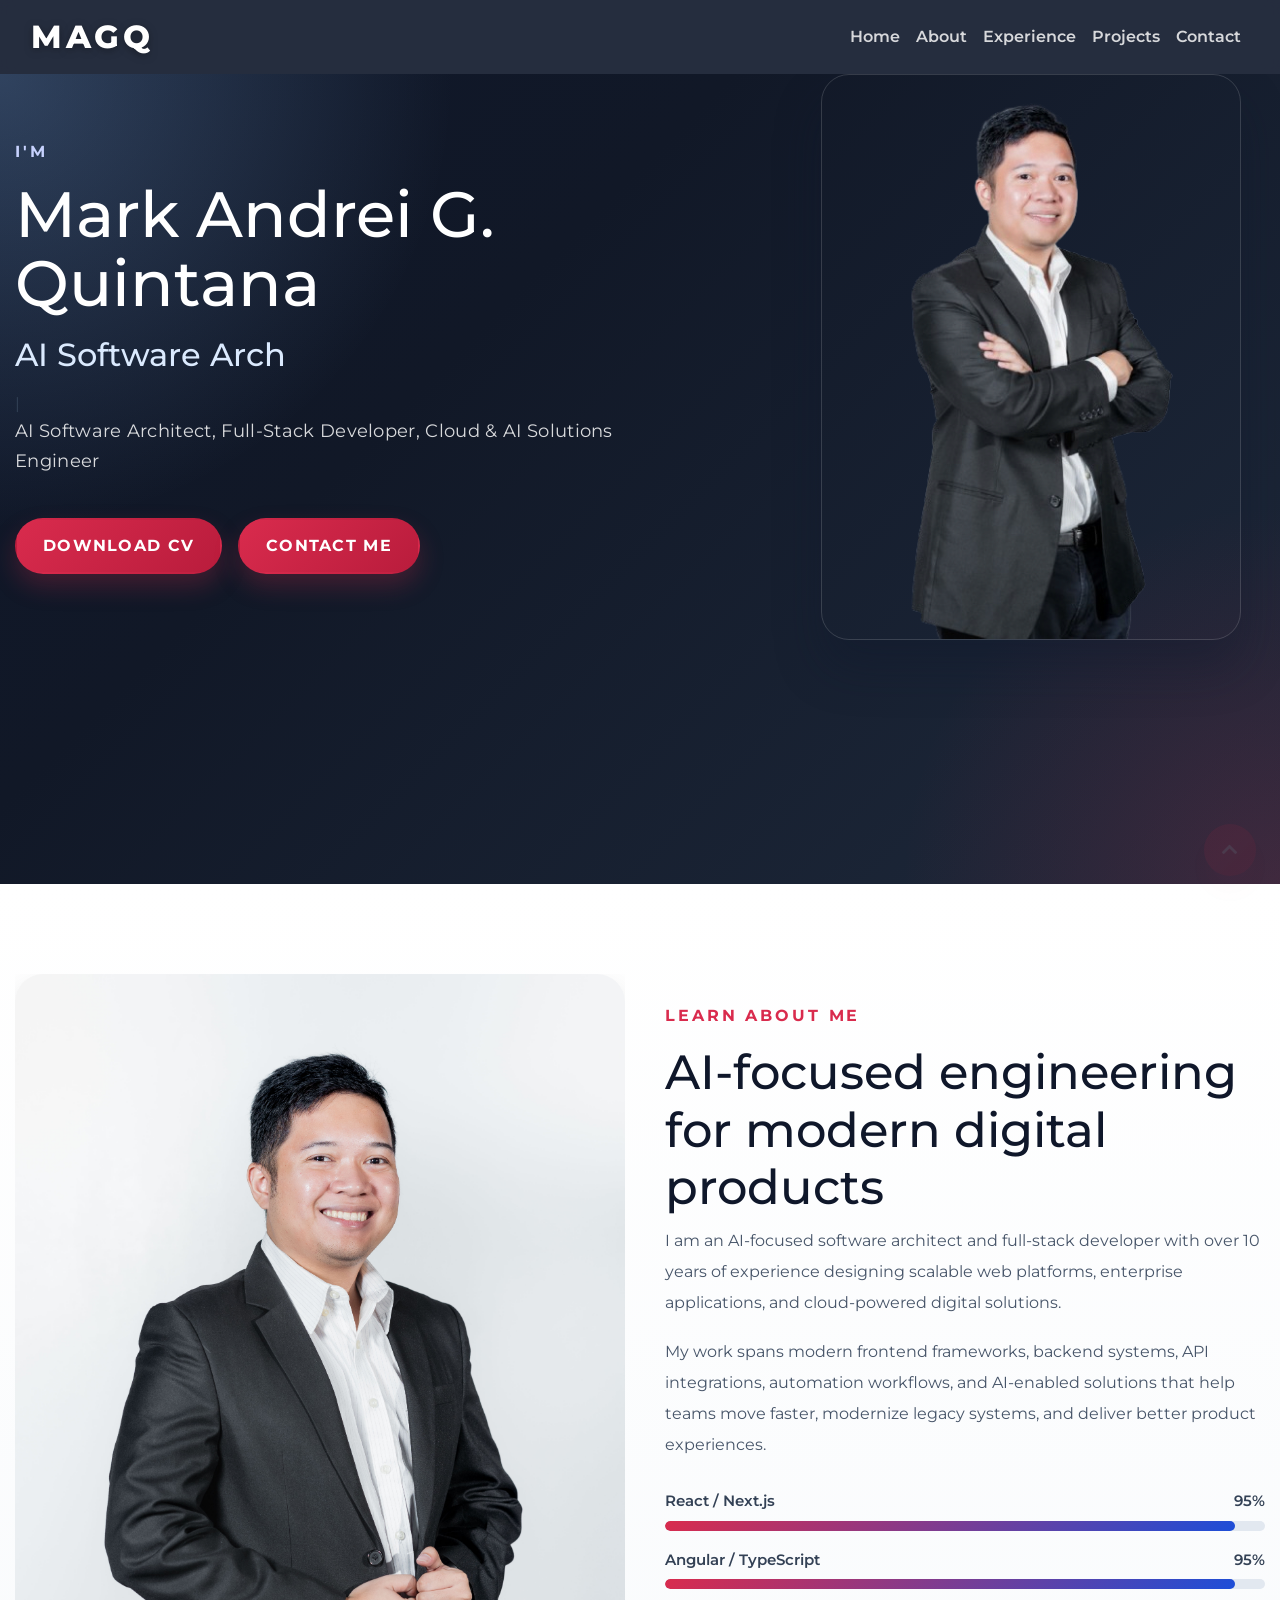
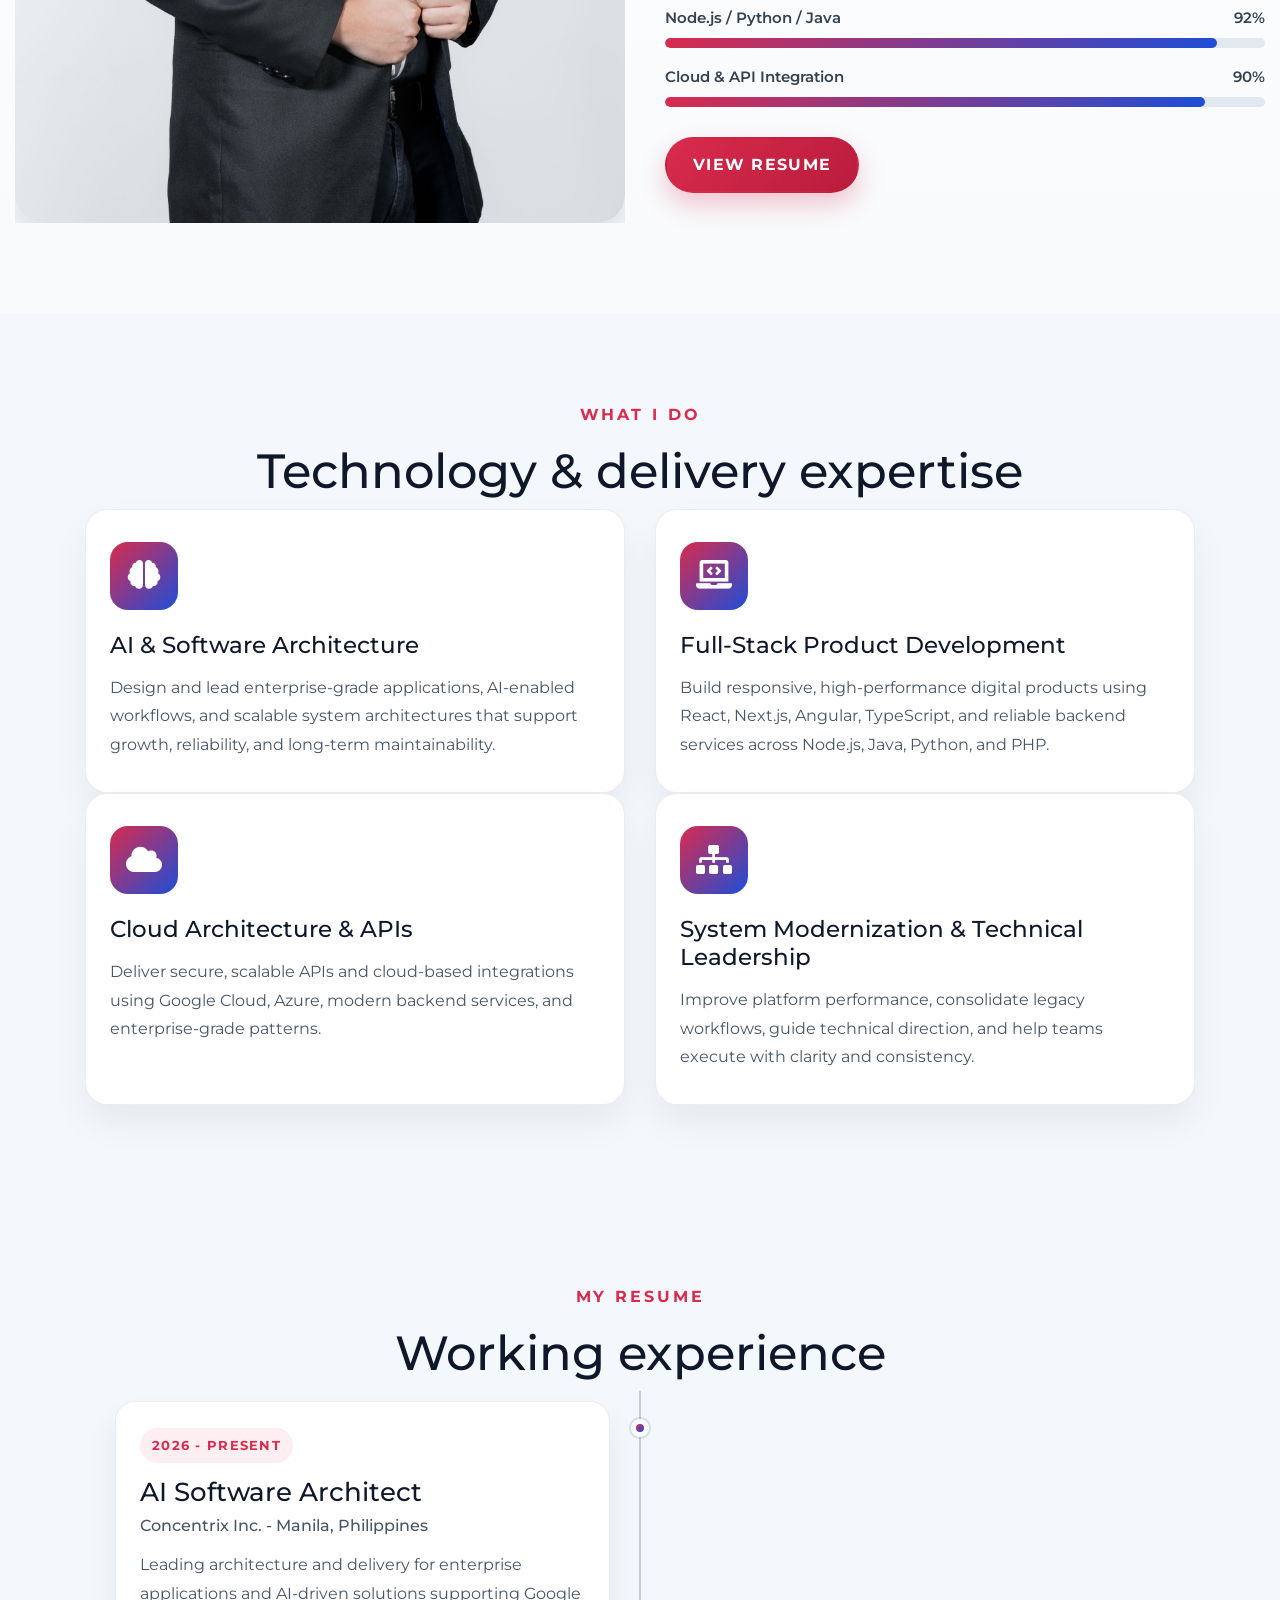
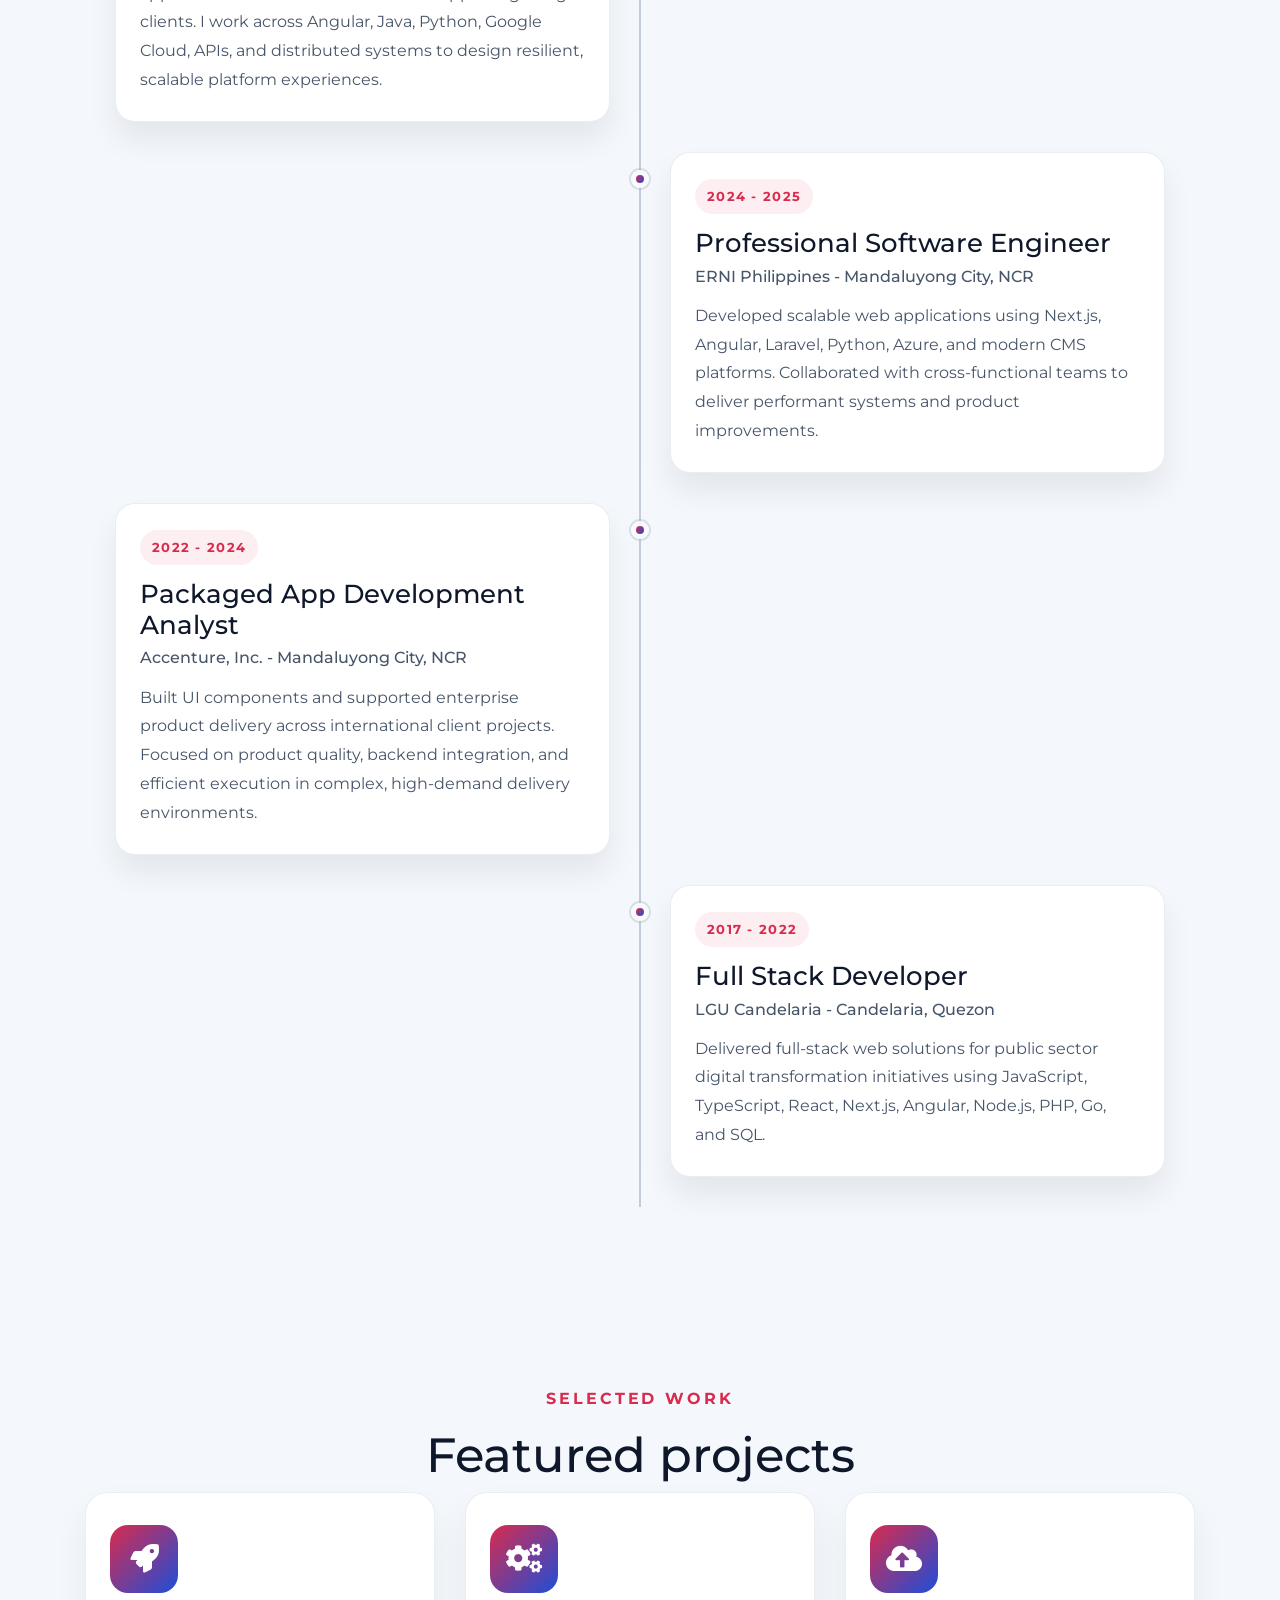
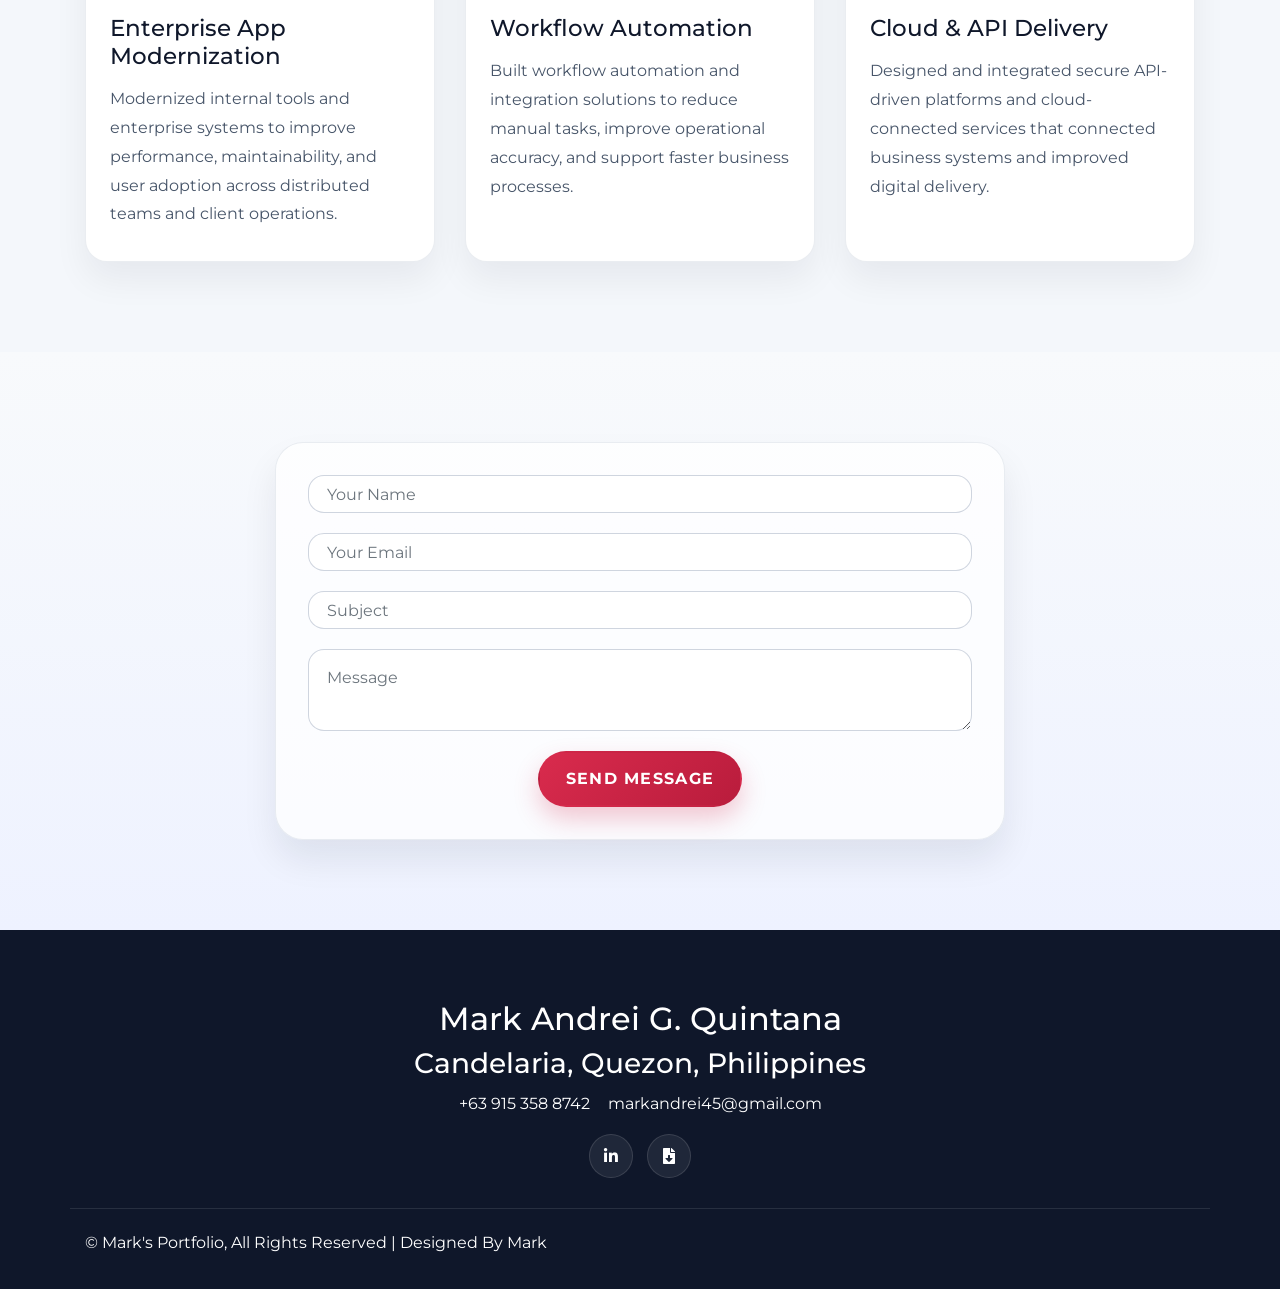
<file: index.html>
<!doctype html>
<html lang="en">
  <head>
    <meta charset="utf-8" />
    <title>Mark Andrei G. Quintana | AI Software Architect & Full Stack Developer</title>
    <meta content="width=device-width, initial-scale=1.0" name="viewport" />
    <meta
      content="Mark Andrei G. Quintana, AI Software Architect, Full Stack Developer, React, Next.js, Angular, Java, Python, Google Cloud"
      name="keywords"
    />
    <meta
      content="Portfolio of Mark Andrei G. Quintana, an AI-focused software architect and full-stack developer specializing in modern web, cloud, and AI-driven solutions."
      name="description"
    />

    <link href="img/favicon.ico" rel="icon" />

    <link
      href="https://fonts.googleapis.com/css2?family=Montserrat:wght@300;400;500;600;700&display=swap"
      rel="stylesheet"
    />

    <link
      href="https://stackpath.bootstrapcdn.com/bootstrap/4.4.1/css/bootstrap.min.css"
      rel="stylesheet"
    />
    <link
      href="https://cdnjs.cloudflare.com/ajax/libs/font-awesome/5.10.0/css/all.min.css"
      rel="stylesheet"
    />
    <link href="lib/animate/animate.min.css" rel="stylesheet" />
    <link href="lib/owlcarousel/assets/owl.carousel.min.css" rel="stylesheet" />
    <link href="lib/lightbox/css/lightbox.min.css" rel="stylesheet" />

    <link href="css/style.css" rel="stylesheet" />
  </head>

  <body data-spy="scroll" data-target=".navbar" data-offset="51">
    <div class="navbar navbar-expand-lg bg-light navbar-light">
      <div class="container-fluid">
        <a href="#home" class="navbar-brand">MAGQ</a>
        <button
          type="button"
          class="navbar-toggler"
          data-toggle="collapse"
          data-target="#navbarCollapse"
        >
          <span class="navbar-toggler-icon"></span>
        </button>

        <div
          class="collapse navbar-collapse justify-content-between"
          id="navbarCollapse"
        >
          <div class="navbar-nav ml-auto">
            <a href="#home" class="nav-item nav-link active">Home</a>
            <a href="#about" class="nav-item nav-link">About</a>
            <a href="#experience" class="nav-item nav-link">Experience</a>
            <a href="#projects" class="nav-item nav-link">Projects</a>
            <a href="#contact" class="nav-item nav-link">Contact</a>
          </div>
        </div>
      </div>
    </div>

    <div class="hero" id="home">
      <div class="container-fluid">
        <div class="row align-items-center">
          <div class="col-sm-12 col-md-6">
            <div class="hero-content">
              <div class="hero-text">
                <p>I'm</p>
                <h1>Mark Andrei G. Quintana</h1>
                <h2></h2>
                <div class="typed-text">
                  AI Software Architect, Full-Stack Developer, Cloud & AI Solutions Engineer
                </div>
              </div>
              <div class="hero-btn">
                <a
                  class="btn"
                  href="Mark_Andrei_G_Quintana_CV.pdf"
                  target="_blank"
                  rel="noopener noreferrer"
                  >Download CV</a
                >
                <a class="btn" href="#contact">Contact Me</a>
              </div>
            </div>
          </div>
          <div class="col-sm-12 col-md-6 d-none d-md-block">
            <div class="hero-image">
              <img src="img/profile_pic.png" alt="Mark Andrei G. Quintana" />
            </div>
          </div>
        </div>
      </div>
    </div>

    <div class="about wow fadeInUp" data-wow-delay="0.1s" id="about">
      <div class="container-fluid">
        <div class="row align-items-center">
          <div class="col-lg-6">
            <div class="about-img">
              <img src="img/skills_pic.JPG" alt="Profile" />
            </div>
          </div>
          <div class="col-lg-6">
            <div class="about-content">
              <div class="section-header text-left">
                <p>Learn About Me</p>
                <h2>AI-focused engineering for modern digital products</h2>
              </div>
              <div class="about-text">
                <p>
                  I am an AI-focused software architect and full-stack developer with over 10 years of experience designing scalable web platforms, enterprise applications, and cloud-powered digital solutions.
                </p>
                <p>
                  My work spans modern frontend frameworks, backend systems, API integrations, automation workflows, and AI-enabled solutions that help teams move faster, modernize legacy systems, and deliver better product experiences.
                </p>
              </div>
              <div class="skills">
                <div class="skill-name">
                  <p>React / Next.js</p>
                  <p>95%</p>
                </div>
                <div class="progress">
                  <div
                    class="progress-bar"
                    role="progressbar"
                    aria-valuenow="95"
                    aria-valuemin="0"
                    aria-valuemax="100"
                  ></div>
                </div>

                <div class="skill-name">
                  <p>Angular / TypeScript</p>
                  <p>95%</p>
                </div>
                <div class="progress">
                  <div
                    class="progress-bar"
                    role="progressbar"
                    aria-valuenow="95"
                    aria-valuemin="0"
                    aria-valuemax="100"
                  ></div>
                </div>

                <div class="skill-name">
                  <p>Node.js / Python / Java</p>
                  <p>92%</p>
                </div>
                <div class="progress">
                  <div
                    class="progress-bar"
                    role="progressbar"
                    aria-valuenow="92"
                    aria-valuemin="0"
                    aria-valuemax="100"
                  ></div>
                </div>

                <div class="skill-name">
                  <p>Cloud & API Integration</p>
                  <p>90%</p>
                </div>
                <div class="progress">
                  <div
                    class="progress-bar"
                    role="progressbar"
                    aria-valuenow="90"
                    aria-valuemin="0"
                    aria-valuemax="100"
                  ></div>
                </div>
              </div>
              <a class="btn" href="Mark_Andrei_G_Quintana_CV.pdf" target="_blank" rel="noopener noreferrer">View Resume</a>
            </div>
          </div>
        </div>
      </div>
    </div>

    <div class="service" id="service">
      <div class="container">
        <div
          class="section-header text-center wow zoomIn"
          data-wow-delay="0.1s"
        >
          <p>What I do</p>
          <h2>Technology & delivery expertise</h2>
        </div>
        <div class="row">
          <div class="col-lg-6 wow fadeInUp" data-wow-delay="0.0s">
            <div class="service-item">
              <div class="service-icon">
                <i class="fa fa-brain"></i>
              </div>
              <div class="service-text">
                <h3>AI & Software Architecture</h3>
                <p>
                  Design and lead enterprise-grade applications, AI-enabled workflows, and scalable system architectures that support growth, reliability, and long-term maintainability.
                </p>
              </div>
            </div>
          </div>
          <div class="col-lg-6 wow fadeInUp" data-wow-delay="0.2s">
            <div class="service-item">
              <div class="service-icon">
                <i class="fa fa-laptop-code"></i>
              </div>
              <div class="service-text">
                <h3>Full-Stack Product Development</h3>
                <p>
                  Build responsive, high-performance digital products using React, Next.js, Angular, TypeScript, and reliable backend services across Node.js, Java, Python, and PHP.
                </p>
              </div>
            </div>
          </div>
          <div class="col-lg-6 wow fadeInUp" data-wow-delay="0.4s">
            <div class="service-item">
              <div class="service-icon">
                <i class="fa fa-cloud"></i>
              </div>
              <div class="service-text">
                <h3>Cloud Architecture & APIs</h3>
                <p>
                  Deliver secure, scalable APIs and cloud-based integrations using Google Cloud, Azure, modern backend services, and enterprise-grade patterns.
                </p>
              </div>
            </div>
          </div>
          <div class="col-lg-6 wow fadeInUp" data-wow-delay="0.6s">
            <div class="service-item">
              <div class="service-icon">
                <i class="fa fa-sitemap"></i>
              </div>
              <div class="service-text">
                <h3>System Modernization & Technical Leadership</h3>
                <p>
                  Improve platform performance, consolidate legacy workflows, guide technical direction, and help teams execute with clarity and consistency.
                </p>
              </div>
            </div>
          </div>
        </div>
      </div>
    </div>

    <div class="experience" id="experience">
      <div class="container">
        <header
          class="section-header text-center wow zoomIn"
          data-wow-delay="0.1s"
        >
          <p>My Resume</p>
          <h2>Working experience</h2>
        </header>
        <div class="timeline">
          <div
            class="timeline-item right wow slideInRight"
            data-wow-delay="0.1s"
          >
            <div class="timeline-text">
              <div class="timeline-date">2026 - Present</div>
              <h2>AI Software Architect</h2>
              <h4>Concentrix Inc. - Manila, Philippines</h4>
              <p>
                Leading architecture and delivery for enterprise applications and AI-driven solutions supporting Google clients. I work across Angular, Java, Python, Google Cloud, APIs, and distributed systems to design resilient, scalable platform experiences.
              </p>
            </div>
          </div>

          <div class="timeline-item left wow slideInLeft" data-wow-delay="0.1s">
            <div class="timeline-text">
              <div class="timeline-date">2024 - 2025</div>
              <h2>Professional Software Engineer</h2>
              <h4>ERNI Philippines - Mandaluyong City, NCR</h4>
              <p>
                Developed scalable web applications using Next.js, Angular, Laravel, Python, Azure, and modern CMS platforms. Collaborated with cross-functional teams to deliver performant systems and product improvements.
              </p>
            </div>
          </div>

          <div
            class="timeline-item right wow slideInRight"
            data-wow-delay="0.1s"
          >
            <div class="timeline-text">
              <div class="timeline-date">2022 - 2024</div>
              <h2>Packaged App Development Analyst</h2>
              <h4>Accenture, Inc. - Mandaluyong City, NCR</h4>
              <p>
                Built UI components and supported enterprise product delivery across international client projects. Focused on product quality, backend integration, and efficient execution in complex, high-demand delivery environments.
              </p>
            </div>
          </div>

          <div class="timeline-item left wow slideInLeft" data-wow-delay="0.1s">
            <div class="timeline-text">
              <div class="timeline-date">2017 - 2022</div>
              <h2>Full Stack Developer</h2>
              <h4>LGU Candelaria - Candelaria, Quezon</h4>
              <p>
                Delivered full-stack web solutions for public sector digital transformation initiatives using JavaScript, TypeScript, React, Next.js, Angular, Node.js, PHP, Go, and SQL.
              </p>
            </div>
          </div>
        </div>
      </div>
    </div>

    <div class="service" id="projects">
      <div class="container">
        <div
          class="section-header text-center wow zoomIn"
          data-wow-delay="0.1s"
        >
          <p>Selected work</p>
          <h2>Featured projects</h2>
        </div>
        <div class="row">
          <div class="col-lg-4 wow fadeInUp" data-wow-delay="0.0s">
            <div class="service-item">
              <div class="service-icon">
                <i class="fa fa-rocket"></i>
              </div>
              <div class="service-text">
                <h3>Enterprise App Modernization</h3>
                <p>
                  Modernized internal tools and enterprise systems to improve performance, maintainability, and user adoption across distributed teams and client operations.
                </p>
              </div>
            </div>
          </div>
          <div class="col-lg-4 wow fadeInUp" data-wow-delay="0.2s">
            <div class="service-item">
              <div class="service-icon">
                <i class="fa fa-cogs"></i>
              </div>
              <div class="service-text">
                <h3>Workflow Automation</h3>
                <p>
                  Built workflow automation and integration solutions to reduce manual tasks, improve operational accuracy, and support faster business processes.
                </p>
              </div>
            </div>
          </div>
          <div class="col-lg-4 wow fadeInUp" data-wow-delay="0.4s">
            <div class="service-item">
              <div class="service-icon">
                <i class="fa fa-cloud-upload-alt"></i>
              </div>
              <div class="service-text">
                <h3>Cloud & API Delivery</h3>
                <p>
                  Designed and integrated secure API-driven platforms and cloud-connected services that connected business systems and improved digital delivery.
                </p>
              </div>
            </div>
          </div>
        </div>
      </div>
    </div>

    <div class="contact wow fadeInUp" data-wow-delay="0.1s" id="contact">
      <div class="container-fluid">
        <div class="container">
          <div class="row justify-content-center">
            <div class="col-md-10 col-lg-8">
              <div class="contact-form">
                <div id="success"></div>
                <form
                  name="sentMessage"
                  id="contactForm"
                  novalidate="novalidate"
                >
                  <div class="control-group">
                    <input
                      type="text"
                      class="form-control"
                      id="name"
                      placeholder="Your Name"
                      required="required"
                      data-validation-required-message="Please enter your name"
                    />
                    <p class="help-block"></p>
                  </div>
                  <div class="control-group">
                    <input
                      type="email"
                      class="form-control"
                      id="email"
                      placeholder="Your Email"
                      required="required"
                      data-validation-required-message="Please enter your email"
                    />
                    <p class="help-block"></p>
                  </div>
                  <div class="control-group">
                    <input
                      type="text"
                      class="form-control"
                      id="subject"
                      placeholder="Subject"
                      required="required"
                      data-validation-required-message="Please enter a subject"
                    />
                    <p class="help-block"></p>
                  </div>
                  <div class="control-group">
                    <textarea
                      class="form-control"
                      id="message"
                      placeholder="Message"
                      required="required"
                      data-validation-required-message="Please enter your message"
                    ></textarea>
                    <p class="help-block"></p>
                  </div>
                  <div class="text-center">
                    <button class="btn" type="submit" id="sendMessageButton">
                      Send Message
                    </button>
                  </div>
                </form>
              </div>
            </div>
          </div>
        </div>
      </div>
    </div>

    <div class="footer wow fadeIn" data-wow-delay="0.3s">
      <div class="container-fluid">
        <div class="container">
          <div class="footer-info">
            <h2>Mark Andrei G. Quintana</h2>
            <h3>Candelaria, Quezon, Philippines</h3>
            <div class="footer-menu">
              <p><a href="tel:+639153588742">+63 915 358 8742</a></p>
              <p><a href="mailto:markandrei45@gmail.com">markandrei45@gmail.com</a></p>
            </div>
            <div class="footer-social">
              <a
                href="https://www.linkedin.com/in/mark-andrei-quintana-9247a7148"
                target="_blank"
                rel="noopener noreferrer"
                aria-label="LinkedIn"
                ><i class="fab fa-linkedin-in"></i
              ></a>
              <a
                href="Mark_Andrei_G_Quintana_CV.pdf"
                target="_blank"
                rel="noopener noreferrer"
                aria-label="Download resume"
                ><i class="fas fa-file-download"></i
              ></a>
            </div>
          </div>
        </div>
        <div class="container copyright">
          <p>
            &copy; <a href="#home">Mark's Portfolio</a>, All Rights Reserved |
            Designed By Mark
          </p>
        </div>
      </div>
    </div>

    <a href="#" class="btn back-to-top"><i class="fa fa-chevron-up"></i></a>

    <div id="loader" class="show">
      <div class="loader"></div>
    </div>

    <script src="https://code.jquery.com/jquery-3.4.1.min.js"></script>
    <script src="https://stackpath.bootstrapcdn.com/bootstrap/4.4.1/js/bootstrap.bundle.min.js"></script>
    <script src="lib/easing/easing.min.js"></script>
    <script src="lib/wow/wow.min.js"></script>
    <script src="lib/waypoints/waypoints.min.js"></script>
    <script src="lib/typed/typed.min.js"></script>
    <script src="lib/owlcarousel/owl.carousel.min.js"></script>
    <script src="lib/isotope/isotope.pkgd.min.js"></script>
    <script src="lib/lightbox/js/lightbox.min.js"></script>

    <script src="mail/jqBootstrapValidation.min.js"></script>
    <script src="mail/contact.js"></script>

    <script src="js/main.js"></script>
  </body>
</html>
</file>
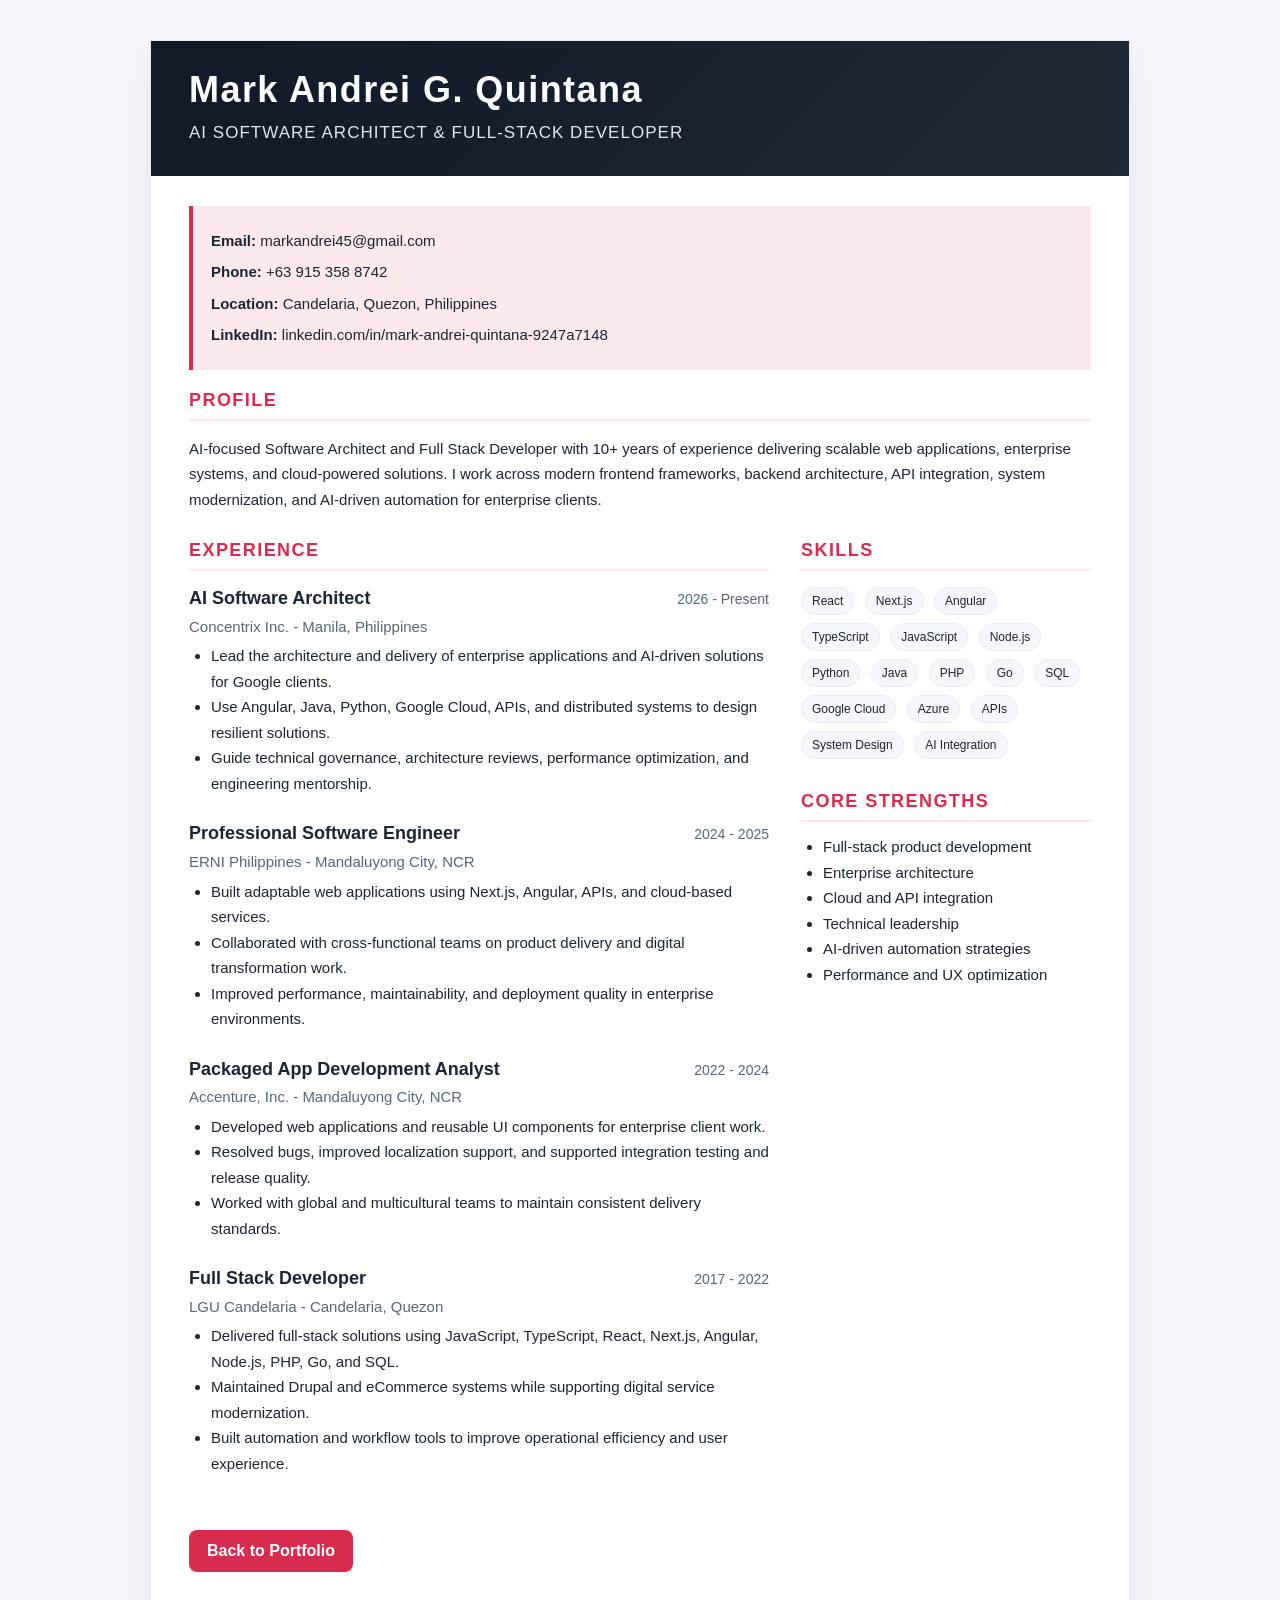
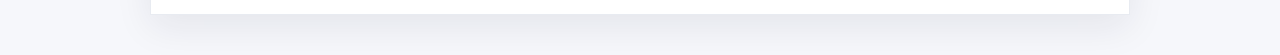
<file: resume.html>
<!doctype html>
<html lang="en">
  <head>
    <meta charset="UTF-8" />
    <meta name="viewport" content="width=device-width, initial-scale=1.0" />
    <title>Mark Andrei G. Quintana | Resume</title>
    <style>
      :root {
        --bg: #f6f7fb;
        --paper: #ffffff;
        --text: #1d2433;
        --muted: #58657a;
        --accent: #d92b4d;
        --accent-soft: #fce9ee;
        --border: #e8ebf1;
      }
      * { box-sizing: border-box; }
      body {
        margin: 0;
        font-family: Arial, Helvetica, sans-serif;
        background: var(--bg);
        color: var(--text);
      }
      .page {
        max-width: 980px;
        margin: 40px auto;
        background: var(--paper);
        border: 1px solid var(--border);
        box-shadow: 0 12px 35px rgba(20, 30, 50, 0.08);
      }
      .topbar {
        background: linear-gradient(135deg, #111827, #1f2937);
        color: #fff;
        padding: 28px 38px;
      }
      .name {
        margin: 0;
        font-size: 36px;
        letter-spacing: 0.04em;
      }
      .role {
        margin: 8px 0 0;
        color: #dfe7f4;
        font-size: 17px;
        letter-spacing: 0.06em;
        text-transform: uppercase;
      }
      .content {
        padding: 30px 38px 42px;
      }
      .grid {
        display: grid;
        grid-template-columns: 2fr 1fr;
        gap: 32px;
      }
      .section {
        margin-bottom: 28px;
      }
      .section-title {
        margin: 0 0 12px;
        color: var(--accent);
        font-size: 18px;
        letter-spacing: 0.08em;
        text-transform: uppercase;
        border-bottom: 2px solid var(--accent-soft);
        padding-bottom: 8px;
      }
      p, li {
        color: var(--text);
        line-height: 1.7;
        font-size: 15px;
      }
      ul {
        margin: 0;
        padding-left: 22px;
      }
      .meta {
        background: var(--accent-soft);
        border-left: 4px solid var(--accent);
        padding: 16px 18px;
        margin-bottom: 20px;
      }
      .meta p {
        margin: 6px 0;
      }
      .job {
        margin-bottom: 22px;
      }
      .job-header {
        display: flex;
        justify-content: space-between;
        align-items: baseline;
        gap: 16px;
        margin-bottom: 4px;
      }
      .job-title {
        font-size: 18px;
        font-weight: 700;
        margin: 0;
      }
      .job-company {
        font-size: 15px;
        color: var(--muted);
        margin: 0;
      }
      .job-date {
        font-size: 14px;
        color: var(--muted);
        white-space: nowrap;
      }
      .tag {
        display: inline-block;
        margin: 4px 6px 4px 0;
        padding: 6px 10px;
        border-radius: 999px;
        background: var(--bg);
        color: var(--text);
        border: 1px solid var(--border);
        font-size: 12px;
      }
      .actions {
        margin-top: 26px;
      }
      .btn {
        display: inline-block;
        text-decoration: none;
        padding: 12px 18px;
        background: var(--accent);
        color: white;
        border-radius: 8px;
        font-weight: 600;
      }
      @media (max-width: 760px) {
        .grid { grid-template-columns: 1fr; }
        .name { font-size: 28px; }
        .topbar, .content { padding-left: 22px; padding-right: 22px; }
      }
    </style>
  </head>
  <body>
    <div class="page">
      <div class="topbar">
        <h1 class="name">Mark Andrei G. Quintana</h1>
        <p class="role">AI Software Architect & Full-Stack Developer</p>
      </div>

      <div class="content">
        <div class="meta">
          <p><strong>Email:</strong> markandrei45@gmail.com</p>
          <p><strong>Phone:</strong> +63 915 358 8742</p>
          <p><strong>Location:</strong> Candelaria, Quezon, Philippines</p>
          <p><strong>LinkedIn:</strong> linkedin.com/in/mark-andrei-quintana-9247a7148</p>
        </div>

        <div class="section">
          <h2 class="section-title">Profile</h2>
          <p>
            AI-focused Software Architect and Full Stack Developer with 10+ years of experience
            delivering scalable web applications, enterprise systems, and cloud-powered solutions.
            I work across modern frontend frameworks, backend architecture, API integration, system
            modernization, and AI-driven automation for enterprise clients.
          </p>
        </div>

        <div class="grid">
          <div>
            <div class="section">
              <h2 class="section-title">Experience</h2>

              <div class="job">
                <div class="job-header">
                  <div>
                    <p class="job-title">AI Software Architect</p>
                    <p class="job-company">Concentrix Inc. - Manila, Philippines</p>
                  </div>
                  <span class="job-date">2026 - Present</span>
                </div>
                <ul>
                  <li>Lead the architecture and delivery of enterprise applications and AI-driven solutions for Google clients.</li>
                  <li>Use Angular, Java, Python, Google Cloud, APIs, and distributed systems to design resilient solutions.</li>
                  <li>Guide technical governance, architecture reviews, performance optimization, and engineering mentorship.</li>
                </ul>
              </div>

              <div class="job">
                <div class="job-header">
                  <div>
                    <p class="job-title">Professional Software Engineer</p>
                    <p class="job-company">ERNI Philippines - Mandaluyong City, NCR</p>
                  </div>
                  <span class="job-date">2024 - 2025</span>
                </div>
                <ul>
                  <li>Built adaptable web applications using Next.js, Angular, APIs, and cloud-based services.</li>
                  <li>Collaborated with cross-functional teams on product delivery and digital transformation work.</li>
                  <li>Improved performance, maintainability, and deployment quality in enterprise environments.</li>
                </ul>
              </div>

              <div class="job">
                <div class="job-header">
                  <div>
                    <p class="job-title">Packaged App Development Analyst</p>
                    <p class="job-company">Accenture, Inc. - Mandaluyong City, NCR</p>
                  </div>
                  <span class="job-date">2022 - 2024</span>
                </div>
                <ul>
                  <li>Developed web applications and reusable UI components for enterprise client work.</li>
                  <li>Resolved bugs, improved localization support, and supported integration testing and release quality.</li>
                  <li>Worked with global and multicultural teams to maintain consistent delivery standards.</li>
                </ul>
              </div>

              <div class="job">
                <div class="job-header">
                  <div>
                    <p class="job-title">Full Stack Developer</p>
                    <p class="job-company">LGU Candelaria - Candelaria, Quezon</p>
                  </div>
                  <span class="job-date">2017 - 2022</span>
                </div>
                <ul>
                  <li>Delivered full-stack solutions using JavaScript, TypeScript, React, Next.js, Angular, Node.js, PHP, Go, and SQL.</li>
                  <li>Maintained Drupal and eCommerce systems while supporting digital service modernization.</li>
                  <li>Built automation and workflow tools to improve operational efficiency and user experience.</li>
                </ul>
              </div>
            </div>
          </div>

          <div>
            <div class="section">
              <h2 class="section-title">Skills</h2>
              <span class="tag">React</span>
              <span class="tag">Next.js</span>
              <span class="tag">Angular</span>
              <span class="tag">TypeScript</span>
              <span class="tag">JavaScript</span>
              <span class="tag">Node.js</span>
              <span class="tag">Python</span>
              <span class="tag">Java</span>
              <span class="tag">PHP</span>
              <span class="tag">Go</span>
              <span class="tag">SQL</span>
              <span class="tag">Google Cloud</span>
              <span class="tag">Azure</span>
              <span class="tag">APIs</span>
              <span class="tag">System Design</span>
              <span class="tag">AI Integration</span>
            </div>

            <div class="section">
              <h2 class="section-title">Core Strengths</h2>
              <ul>
                <li>Full-stack product development</li>
                <li>Enterprise architecture</li>
                <li>Cloud and API integration</li>
                <li>Technical leadership</li>
                <li>AI-driven automation strategies</li>
                <li>Performance and UX optimization</li>
              </ul>
            </div>
          </div>
        </div>

        <div class="actions">
          <a class="btn" href="index.html">Back to Portfolio</a>
        </div>
      </div>
    </div>
  </body>
</html>
</file>
<file: css/style.css>
/*******************************/
/******** Second Pass CSS ******/
/*******************************/
html {
  background: #f4f7fb;
}

body {
  background: #f4f7fb;
  color: #334155;
  font-family: "Montserrat", sans-serif;
}

p,
li,
span,
small,
label {
  color: inherit;
}

h1,
h2,
h3,
h4,
h5,
h6 {
  color: #0f172a;
}

.section-header p {
  color: #d92b4d;
  font-weight: 700;
  letter-spacing: 0.18rem;
  text-transform: uppercase;
}

.section-header h2 {
  font-size: clamp(2.1rem, 4vw, 3rem);
  line-height: 1.2;
  margin-top: 10px;
}

.hero {
  position: relative;
  background: linear-gradient(135deg, #0f172a 0%, #111827 35%, #1e293b 100%);
  min-height: 90vh;
  overflow: hidden;
}

.hero::before {
  content: "";
  position: absolute;
  inset: 0;
  background: radial-gradient(circle at top left, rgba(147, 197, 253, 0.25), transparent 30%),
    radial-gradient(circle at bottom right, rgba(217, 43, 77, 0.18), transparent 25%);
  z-index: 0;
}

.hero .container-fluid,
.hero .container,
.about,
.service,
.experience,
.contact,
.footer {
  position: relative;
  z-index: 1;
}

.hero .hero-text p {
  color: #c7d2fe;
  font-size: 1rem;
  font-weight: 700;
  letter-spacing: 0.2rem;
  text-transform: uppercase;
}

.hero .hero-text h1 {
  color: #ffffff;
  font-size: clamp(2.6rem, 5vw, 5.2rem);
  line-height: 1.08;
  margin-bottom: 18px;
}

.hero .hero-text h2 {
  color: #dbeafe;
  font-size: clamp(1.2rem, 2.5vw, 2rem);
  margin-bottom: 18px;
}

.hero .typed-text {
  color: rgba(255, 255, 255, 0.84);
  font-size: 1.1rem;
  letter-spacing: 0.02rem;
  max-width: 40rem;
  line-height: 1.7;
}

.hero .hero-image {
  display: flex;
  justify-content: center;
  align-items: center;
  min-height: 100%;
  padding: 0 24px;
}

.hero .hero-image img {
  display: block;
  width: min(100%, 420px);
  max-width: 420px;
  height: auto;
  object-fit: cover;
  margin-left: auto;
  border-radius: 28px;
  box-shadow: 0 28px 45px rgba(15, 23, 42, 0.35);
  border: 1px solid rgba(255, 255, 255, 0.15);
}

.hero .hero-btn {
  margin-top: 42px;
  display: flex;
  flex-wrap: wrap;
  gap: 16px;
}

.hero .btn,
.btn {
  padding: 14px 26px;
  border-radius: 999px;
  background: linear-gradient(135deg, #d92b4d 0%, #b91c3c 100%);
  border: 2px solid transparent;
  box-shadow: 0 12px 24px rgba(217, 43, 77, 0.25);
  font-weight: 700;
  letter-spacing: 0.08rem;
  text-transform: uppercase;
  color: #ffffff;
}

.hero .btn:hover,
.btn:hover {
  color: #ffffff;
  background: transparent;
  border-color: rgba(255, 255, 255, 0.85);
  box-shadow: none;
}

.navbar {
  background: rgba(15, 23, 42, 0.9) !important;
  backdrop-filter: blur(8px);
}

.navbar-light .navbar-nav .nav-link {
  color: rgba(255, 255, 255, 0.82);
  font-weight: 600;
}

.navbar-light .navbar-nav .nav-link:hover,
.navbar-light .navbar-nav .nav-link.active {
  color: #ffffff;
}

.navbar .navbar-brand {
  font-size: 2rem;
  letter-spacing: 0.22rem;
  color: #ffffff;
  font-weight: 800;
  text-shadow: 0 2px 8px rgba(0, 0, 0, 0.35);
}

.navbar.nav-sticky {
  box-shadow: 0 10px 25px rgba(15, 23, 42, 0.12);
}

.navbar.nav-sticky .navbar-brand {
  color: #d92b4d;
  text-shadow: none;
}

.navbar.nav-sticky .navbar-nav .nav-link {
  color: #0f172a;
}

.navbar.nav-sticky .navbar-nav .nav-link:hover,
.navbar.nav-sticky .navbar-nav .nav-link.active {
  color: #d92b4d;
}

.about,
.service,
.experience,
.contact,
.footer {
  position: relative;
  z-index: 1;
}

.about,
.service,
.experience,
.contact {
  padding-top: 90px;
  padding-bottom: 90px;
}

.about {
  background: linear-gradient(180deg, #ffffff 0%, #f8fafc 100%);
}

.about .about-img {
  position: relative;
  display: flex;
  align-items: center;
  justify-content: center;
  overflow: hidden;
}

.about .about-img img {
  display: block;
  width: 100%;
  max-width: 100%;
  height: auto;
  border-radius: 28px;
  box-shadow: 0 18px 35px rgba(15, 23, 42, 0.13);
}

.about-content {
  padding-left: 10px;
}

.about-text p {
  color: #475569;
  font-size: 1.02rem;
  line-height: 1.9;
  margin-bottom: 18px;
}

.skills {
  margin-top: 30px;
  margin-bottom: 30px;
}

.skill-name {
  display: flex;
  justify-content: space-between;
  align-items: center;
  margin-bottom: 8px;
}

.skill-name p {
  font-size: 0.95rem;
  font-weight: 600;
  color: #334155;
  margin-bottom: 0;
}

.progress {
  height: 10px;
  overflow: hidden;
  background-color: #e2e8f0;
  border-radius: 999px;
  margin-bottom: 18px;
}

.progress-bar {
  background: linear-gradient(135deg, #d92b4d 0%, #1d4ed8 100%);
  border-radius: 999px;
}

.service-item {
  background: #ffffff;
  border: 1px solid rgba(148, 163, 184, 0.2);
  border-radius: 22px;
  padding: 32px 24px;
  box-shadow: 0 18px 35px rgba(15, 23, 42, 0.06);
  height: 100%;
  transition: transform 0.3s ease, box-shadow 0.3s ease;
}

.service-item:hover {
  transform: translateY(-8px);
  box-shadow: 0 22px 38px rgba(15, 23, 42, 0.12);
}

.service-icon {
  display: inline-flex;
  align-items: center;
  justify-content: center;
  width: 68px;
  height: 68px;
  border-radius: 18px;
  background: linear-gradient(135deg, #d92b4d 0%, #1d4ed8 100%);
  color: #ffffff;
  font-size: 1.8rem;
  margin-bottom: 22px;
}

.service-text h3 {
  font-size: 1.45rem;
  margin-bottom: 14px;
}

.service-text p {
  color: #475569;
  line-height: 1.8;
  margin-bottom: 0;
}

.timeline {
  position: relative;
  padding-top: 10px;
}

.timeline::before {
  content: "";
  position: absolute;
  left: 50%;
  top: 0;
  bottom: 0;
  width: 2px;
  background: rgba(148, 163, 184, 0.5);
  transform: translateX(-50%);
}

.timeline-item {
  position: relative;
  width: 50%;
  padding: 0 30px 30px 30px;
}

.timeline-item:nth-child(odd) {
  left: 0;
}

.timeline-item:nth-child(even) {
  left: 50%;
}

.timeline-item::before {
  content: "";
  position: absolute;
  top: 18px;
  width: 18px;
  height: 18px;
  border-radius: 50%;
  background: linear-gradient(135deg, #d92b4d 0%, #1d4ed8 100%);
  border: 5px solid #f8fafc;
  box-shadow: 0 0 0 2px rgba(148, 163, 184, 0.3);
}

.timeline-item:nth-child(odd)::before {
  right: -9px;
}

.timeline-item:nth-child(even)::before {
  left: -9px;
}

.timeline-text {
  background: #ffffff;
  border: 1px solid rgba(148, 163, 184, 0.2);
  border-radius: 20px;
  box-shadow: 0 18px 30px rgba(15, 23, 42, 0.07);
  padding: 26px 24px;
}

.timeline-date {
  display: inline-block;
  background: rgba(217, 43, 77, 0.08);
  color: #d92b4d;
  font-weight: 700;
  font-size: 0.8rem;
  letter-spacing: 0.08rem;
  text-transform: uppercase;
  padding: 8px 12px;
  border-radius: 999px;
  margin-bottom: 14px;
}

.timeline-text h2 {
  font-size: 1.6rem;
  margin-bottom: 8px;
}

.timeline-text h4 {
  color: #475569;
  font-size: 1rem;
  margin-bottom: 16px;
}

.timeline-text p {
  color: #475569;
  line-height: 1.8;
  margin-bottom: 0;
}

.contact {
  background: linear-gradient(180deg, #f8fafc 0%, #eef2ff 100%);
}

.contact-form {
  background: rgba(255, 255, 255, 0.75);
  border: 1px solid rgba(148, 163, 184, 0.2);
  border-radius: 28px;
  padding: 32px;
  box-shadow: 0 20px 35px rgba(15, 23, 42, 0.08);
}

.control-group {
  margin-bottom: 20px;
}

.form-control {
  border: 1px solid rgba(148, 163, 184, 0.45);
  border-radius: 16px;
  background: rgba(255, 255, 255, 0.9);
  padding: 16px 18px;
  color: #0f172a;
  box-shadow: none;
}

.form-control:focus {
  border-color: rgba(29, 78, 216, 0.55);
  box-shadow: 0 0 0 3px rgba(29, 78, 216, 0.12);
}

#success .alert {
  border-radius: 16px;
  border: none;
  padding: 16px 18px;
}

.footer {
  background: #0f172a;
  color: rgba(255, 255, 255, 0.85);
  padding-top: 70px;
}

.footer h2,
.footer h3,
.footer p,
.footer a {
  color: #ffffff;
}

.footer-info {
  text-align: center;
}

.footer-menu {
  display: flex;
  justify-content: center;
  gap: 18px;
  flex-wrap: wrap;
  margin: 12px 0;
}

.footer-menu p {
  margin: 0;
}

.footer-social {
  display: flex;
  justify-content: center;
  gap: 14px;
  margin-top: 18px;
}

.footer-social a {
  display: inline-flex;
  align-items: center;
  justify-content: center;
  width: 44px;
  height: 44px;
  border-radius: 50%;
  background: rgba(255, 255, 255, 0.07);
  border: 1px solid rgba(255, 255, 255, 0.12);
  transition: all 0.3s ease;
}

.footer-social a:hover {
  background: #d92b4d;
  border-color: #d92b4d;
  transform: translateY(-2px);
}

.copyright {
  border-top: 1px solid rgba(255, 255, 255, 0.1);
  margin-top: 30px;
  padding-top: 22px;
  padding-bottom: 18px;
}

.back-to-top {
  position: fixed;
  right: 24px;
  bottom: 24px;
  display: none;
  width: 52px;
  height: 52px;
  padding: 0;
  margin: 0;
  z-index: 999;
  background: linear-gradient(135deg, #d92b4d 0%, #b91c3c 100%);
  border: none;
  border-radius: 50%;
  box-shadow: 0 16px 28px rgba(217, 43, 77, 0.25);
  color: #fff;
  text-align: center;
  line-height: 52px;
}

.back-to-top i {
  font-size: 1.1rem;
  line-height: 52px;
}

.back-to-top:hover {
  border-color: transparent;
}

@media (max-width: 991.98px) {
  .hero {
    min-height: auto;
    padding-top: 120px;
    padding-bottom: 50px;
  }

  .timeline::before,
  .timeline-item,
  .timeline-item:nth-child(even),
  .timeline-item:nth-child(odd) {
    left: 0;
    width: 100%;
  }

  .timeline::before {
    left: 14px;
    transform: none;
  }

  .timeline-item {
    padding-left: 42px;
    padding-right: 0;
  }

  .timeline-item::before {
    left: 4px !important;
    right: auto !important;
  }

  .hero-image img {
    margin: 36px auto 0;
  }
}
</file>
